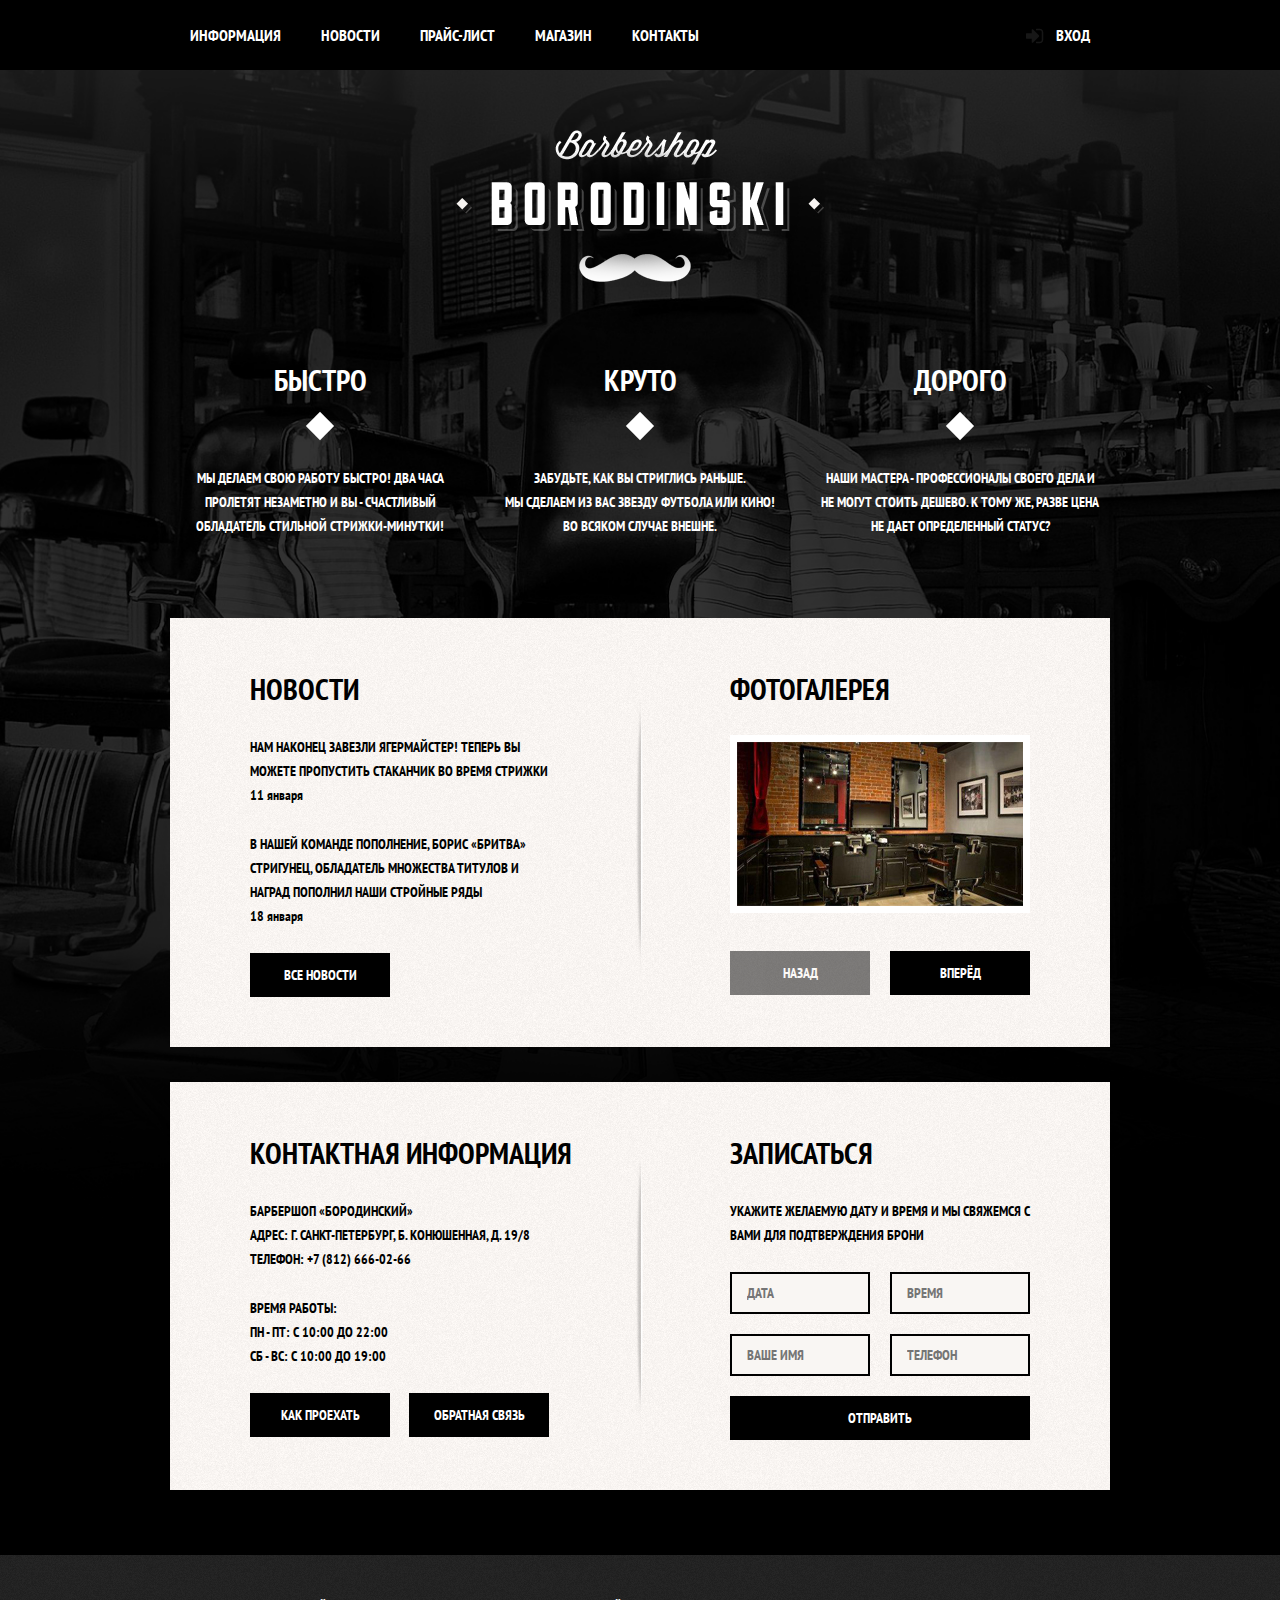
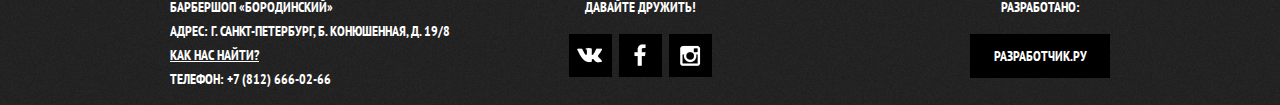
<file: boroda/index.html>
﻿<!DOCTYPE html>
<html lang="ru">
	<head>
		<meta charset="utf-8">
		<title>Барбершоп «Бородинский»</title>
		<link href="https://fonts.googleapis.com/css?family=PT+Sans+Narrow:400,700" rel="stylesheet">
		<link rel="stylesheet" href="css/normalize.css">
		<link rel="stylesheet" href="css/style.css">
	</head>
	<body>
		<header class="main-header">
			<div class="container clearfix">
				<nav class="main-navigation"> <!-- nav - блок, контейнер для основного содержания, основную навигацию, главное меню-->
					<ul>
						<li>
							<a href="#">Информация</a>
						</li>
						<li>
							<a href="#">Новости</a>
						</li>
						<li>
							<a href="price.html">Прайс-лист</a>
						</li>
						<li>
							<a href="#">Магазин</a>
						</li>
						<li>
							<a href="#">Контакты</a>
						</li>
					</ul>
				</nav>
				<div class="user-block">
					<a class="login" href="#">Вход</a>
				</div>
			</div>
		</header>
		<!-- main единственный класс container нужен для того, 
		чтобы сразу была центровка и не было необходимости делать ее еще раз. Дело в том, что класс
		container уже задан элементу div и этот класс нужен в том числе и для центровки-->
		<div class="container"> 
			<div class="index-logo">
			<!-- очень хорошая практика задавать ширину и высоту картинки для тега img, так как
			можно будет при необходимости еще раз задать их в css -->
				<img src="img/index-logo.png" width="368" height="204" alt="Барбершоп «Бородинский»">
			</div>
			<!-- сделано через section и div, но можно было сделать и через ul и li -->
			<section class="features clearfix">
				<div class="features-item">
					<b class="features-name">Быстро</b>
					<p>Мы делаем свою работу быстро! Два часа пролетят
						 незаметно и вы - счастливый обладатель стильной
						 стрижки-минутки!</p>
				</div>
				<div class="features-item">
					<b class="features-name">Круто</b>
					<p>Забудьте, как вы стриглись раньше. <br>Мы сделаем из
						 вас звезду футбола или кино! Во всяком случае
						 внешне.</p>
				</div>
				<div class="features-item">
					<b class="features-name">Дорого</b>
					<p>Наши мастера - профессионалы своего дела и не
					   могут стоить дешево. К тому же, разве цена не 
						 дает определенный статус?</p>
				</div>				
			</section>
			<div class="index-content clearfix">
			  <div class="index-content-left">
				<!-- h2, а не h1 из-за того, что здесь нет какого-либо заголовка, который
				можно было бы назвать наиважнейшим -->
					<h2 class="index-content-title">Новости</h2>
<!-- размечены списком потому, что это список новостей -->
					<ul class="news-preview">
						<li>
<!-- анонс новости это абзац(p), а сама новость это li -->
							<p>Нам наконец завезли Ягермайстер! Теперь вы
								 можете пропустить стаканчик во время стрижки</p> 
							<time datetime="2016-01-11">11 января</time>
						</li>
						<li>
							<p>В нашей команде пополнение, Борис
								 «Бритва» Стригунец, обладатель множества
								 титулов и наград пополнил наши стройные
								 ряды</p> 
							<time datetime="2016-01-18">18 января</time>
						</li>
					</ul>
					<a class="btn" href="#">Все новости</a>
				</div>
				<div class="index-content-right">
					<h2 class="index-content-title">Фотогалерея</h2>
					<div class="gallery">
						<figure class="gallery-content">
							<img src="img/photo-1.jpg" width="286" height="164"
								alt="">
						</figure>
						<button class="btn gallery-prev" type="button" disabled>Назад</button>
						<button class="btn gallery-next" type="button">Вперёд</button>						
					</div>
				</div>
			</div>	
			<div class="index-content clearfix">
				<div class="index-content-left">
					<h2 class="index-content-title">Контактная информация</h2>
					<p>
						Барбершоп «Бородинский»<br>
						Адрес: г. Санкт-Петербург, Б. Конюшенная, д. 19/8<br>
						Телефон: +7 (812) 666-02-66
					</p>
					<p>
						Время работы:<br>
						пн - пт: с 10:00 до 22:00<br>
						сб - вс: с 10:00 до 19:00
					</p>
					<a class="btn" href="#">Как проехать</a>
					<a class="btn" href="#">Обратная связь</a>
				</div>
				<div class="index-content-right">
					<h2 class="index-content-title">Записаться</h2>
					<p>Укажите желаемую дату и время и мы свяжемся с вами 
							 для подтверждения брони</p>
					<form class="appointment-form" action="https://echo.htmlacademy.ru"
						method="post">
						 <input type="text" name="date" value="" placeholder="Дата">	
						 <input type="text" name="time" value="" placeholder="Время">	
						 <input type="text" name="name" value="" placeholder="Ваше имя">	
						 <input type="tel" name="phone" value="" placeholder="Телефон">	
						<button class="btn" type="submit">Отправить</button>
					</form>
				</div>
			</div>
		</div>
		<footer class="main-footer">
			<div class="container clearfix">
				<section class="footer-contacts">
					<p>Барбершоп «Бородинский»<br>
						 Адрес: г. Санкт-Петербург, Б. Конюшенная, д. 19/8<br>
						 <a href="#">Как нас найти?</a><br>
						 Телефон: +7 (812) 666-02-66</p>
				</section>
				<section class="footer-social">
					<p>Давайте дружить!</p>
					<a class="social-btn social-btn-vk" href="#">Вконтакте</a>
					<a class="social-btn social-btn-fb" href="#">Фейсбук</a>
					<a class="social-btn social-btn-inst" href="#">Инстаграм</a>
				</section>
				<section class="footer-copyright">
					<p>Разработано:</p>
					<a class="btn" href="#">Разработчик.ру</a>
				</section>
			</div>
		</footer>
		<!-- modal - стандартное название для поп-апов
		но popup тоже вполне хорошо подходит -->
		<div class="modal-content">
		<!--тег button хорош тем, что к нему можно добавлять псевдоэлементы(before,after), в отличие от инпута, к которому нельзя.-->
			<button class="modal-content-close" type="button" title="Закрыть">
				Закрыть
			</button>
			<h2 class="modal-content-title">Личный кабинет</h2>
			<p>Введите свой логин и пароль.</p>
			<form class="login-form" action="#" method="post">
				<input class="icon-user" type="text" name="login" placeholder="Логин">
				<input class="icon-password" type="password" name="password" placeholder="Пароль">
				<!--Некоторые поля требуют подписи, как например этот чекбокс, такие поля необходимо
				связывать с их подписями при помощи тега label, тогда при щелчке по подписи чекбокс будет также активироваться, как и при нажатии на сам чекбокс-->
				<label class="login-checkbox">
					<input type="checkbox" name="remember">
					<span class="checkbox-indicator"></span>
					Запомните меня
				</label>
				<a href="#" class="restore">Я забыл пароль!</a>
				<button class="btn" type="submit">Войти</button>
			</form>
		</div>
		<div class="modal-content-map">
			<button class="modal-content-close" type="button" title="Закрыть">Закрыть</button>
			<div id="yandex-map"></div>
		</div>
		<div class="modal-overlay"></div>
		<script src="js/popup.js"></script>
	</body>
</html>
</file>
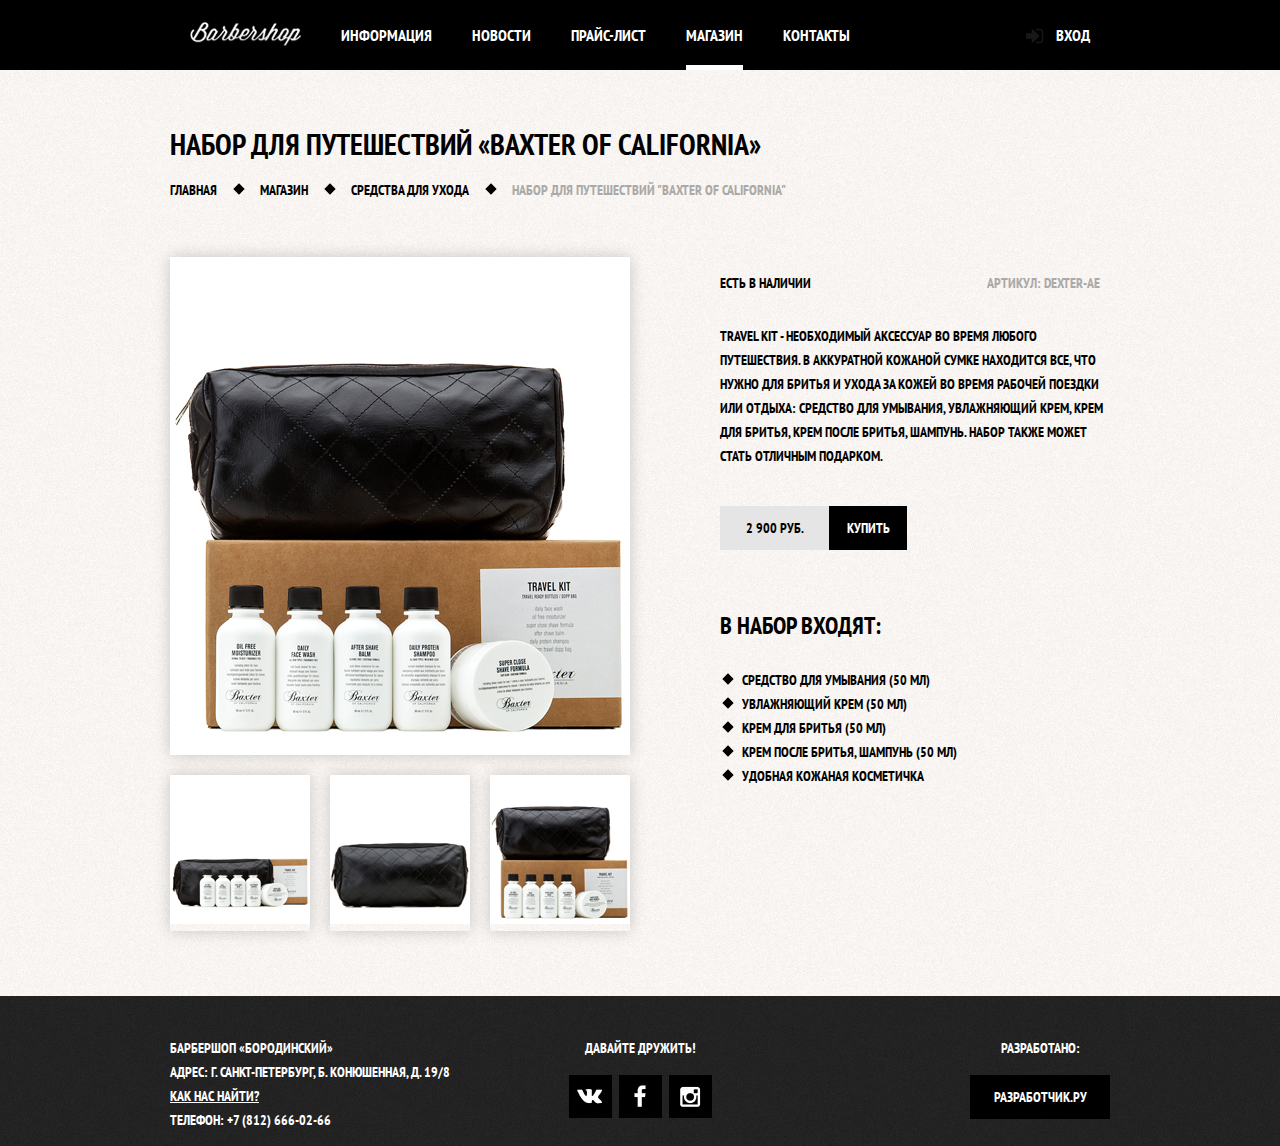
<file: boroda/item.html>
<!DOCTYPE html>
<html lang="ru">
	<head>
		<meta charset="utf-8">
		<title>Набор для путешествий «Baxter of California»</title>
		<link href="https://fonts.googleapis.com/css?family=PT+Sans+Narrow:400,700" rel="stylesheet">		
		<link rel="stylesheet" href="css/normalize.css">
		<link rel="stylesheet" href="css/style.css">
	</head>
	<body class="inner-page">
		<header class="main-header">
			<div class="container clearfix">
				<nav class="main-navigation"> <!-- nav - блок, контейнер для основного содержания, основную навигацию, главное меню-->
					<a href="index.html" class="logo-inner">
						<img src="img/inner-logo.png" width="111" height="24" alt="Барбершоп «Бородинский»">
					</a>
					<ul>
						<li>
							<a href="#">Информация</a>
						</li>
						<li>
							<a href="#">Новости</a>
						</li>
						<li>
							<a href="#">Прайс-лист</a>
						</li>
						<li class="active">
							<span>Магазин</span>
						</li>
						<li>
							<a href="#">Контакты</a>
						</li>
					</ul>
				</nav>
				<div class="user-block">
					<a class="login" href="#">Вход</a>
				</div>
			</div>
		</header>
		<div class="container clearfix">
			<div class="inner-page-title">
				<h1>Набор для путешествий «Baxter of California»</h1>
				<ul class="breadcrumbs">
					<li><a href="index.html">главная</a></li>
					<li><a href="#">магазин</a></li>
					<li><a href="#">средства для ухода</a></li>
					<li class="current">Набор для путешествий "Baxter of California"</li>
				</ul>
			</div>	
			<div class="images">
				<div class="image-active">
					<img src="img/goods1.jpg" width="460" height="498" alt="фото товара">
				</div>
				<div class="image-preview">
					<img src="img/goods2.jpg" width="140" height="149" alt="фото товара">
				</div>
				<div class="image-preview">
					<img src="img/goods3.jpg" width="140" height="149" alt="фото товара">
				</div>
				<div class="image-preview">
					<img src="img/goods4.jpg" width="140" height="149" alt="фото товара">
				</div>
			</div>
			<section class="item-description">
				<div class="item-details clearfix">
					<p class="available">Есть в наличии</p>
					<p class="code">Артикул: Dexter-AE</p>
				</div>
				<p>Travel KIT - необходимый аксессуар во время любого путешествия. В аккуратной кожаной сумке
					 находится все, что нужно для бритья и ухода за кожей во время рабочей поездки или 
					 отдыха: средство для умывания, увлажняющий крем, крем для бритья, крем после бритья, шампунь. 
					 Набор также может стать отличным подарком.</p>
				<div class="item-price">	 
					<span class="cost">2 900 руб.</span>
					<a class="btn buy" href="#">Купить</a>
				</div>
				<h2 class="description-more">В набор входят:</h2>
				<ul class="description-extra">
					<li>Средство для умывания (50 мл)</li>
					<li>Увлажняющий крем (50 мл)</li>
					<li>Крем для бритья (50 мл)</li>
					<li>Крем после бритья, шампунь (50 мл)</li>
					<li>Удобная кожаная косметичка</li>
				</ul>
			</section>
		</div>
		<footer class="main-footer clearfix">
			<div class="container">
				<section class="footer-contacts">
					<p>Барбершоп «Бородинский»<br>
						 Адрес: г. Санкт-Петербург, Б. Конюшенная, д. 19/8<br>
						 <a href="#">Как нас найти?</a><br>
						 Телефон: +7 (812) 666-02-66</p>
				</section>
				<section class="footer-social">
					<p>Давайте дружить!</p>
					<a class="social-btn social-btn-vk" href="#">Вконтакте</a>
					<a class="social-btn social-btn-fb" href="#">Фейсбук</a>
					<a class="social-btn social-btn-inst" href="#">Инстаграм</a>
				</section>
				<section class="footer-copyright">
					<p>Разработано:</p>
					<a class="btn" href="#">Разработчик.ру</a>
				</section>
			</div>
		</footer>		
	</body>
</html>
</file>
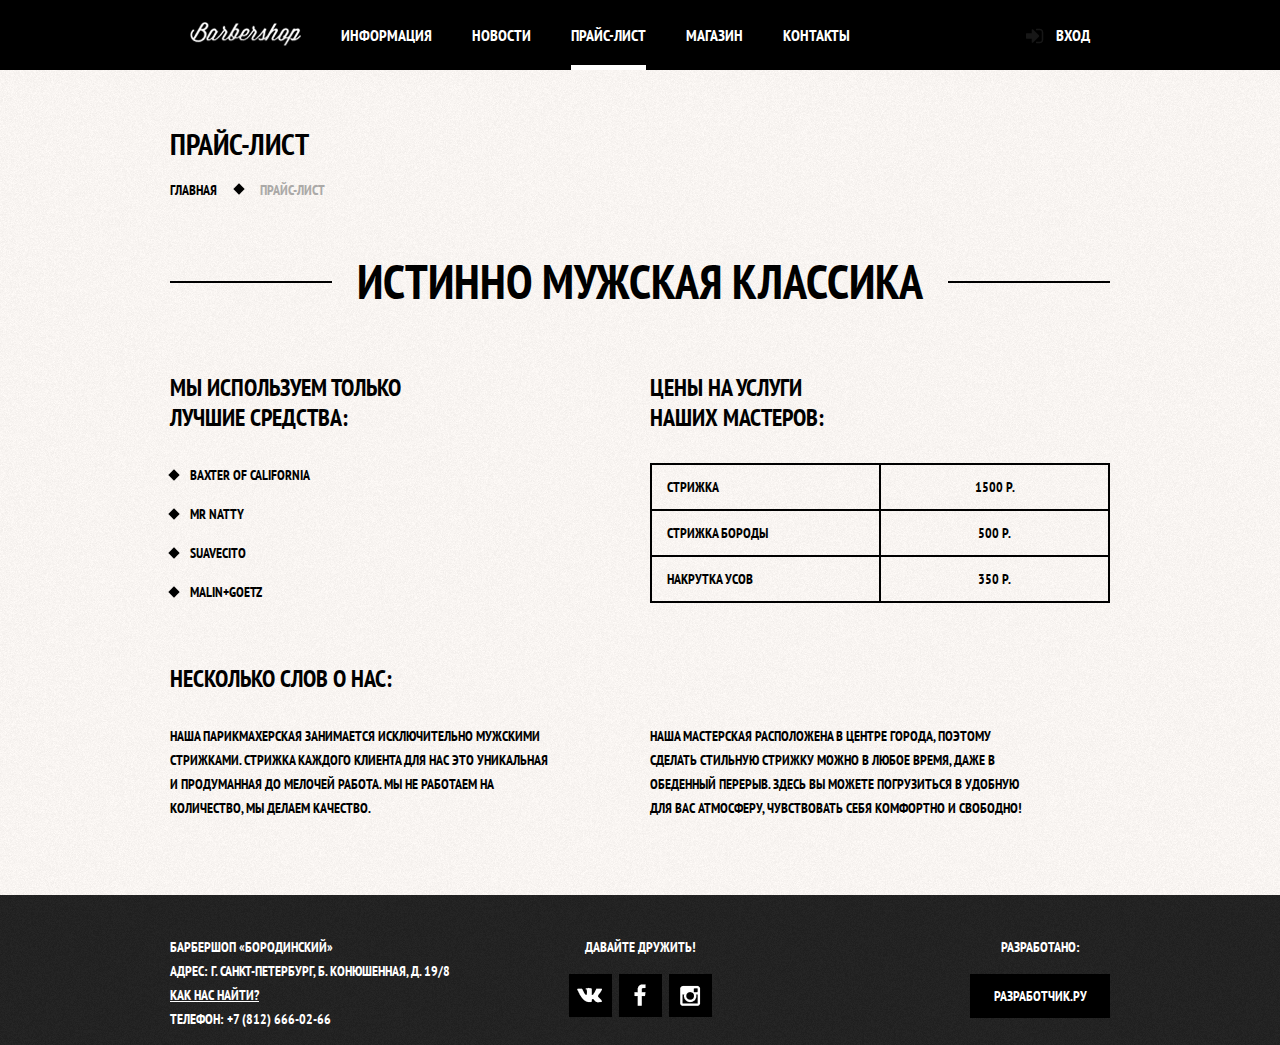
<file: boroda/price.html>
<!DOCTYPE html>
<html lang="ru">
	<head>
		<meta charset="utf-8">
		<title>Прайс-лист</title>
		<link rel="stylesheet" href="css/normalize.css">
		<link rel="stylesheet" href="css/style.css">
	</head>
	<body class="inner-page">
		<header class="main-header">
			<div class="container clearfix">
				<nav class="main-navigation"> <!-- nav - блок, контейнер для основного содержания, основную навигацию, главное меню-->
					<a href="index.html" class="logo-inner">
						<img src="img/inner-logo.png" width="111" height="24" alt="Барбершоп «Бородинский»">
					</a>
					<ul>
						<li>
							<a href="#">Информация</a>
						</li>
						<li>
							<a href="#">Новости</a>
						</li>
						<li class="active">
							<span>Прайс-лист</span>
						</li>
						<li>
							<a href="#">Магазин</a>
						</li>
						<li>
							<a href="#">Контакты</a>
						</li>
					</ul>
				</nav>
				<div class="user-block">
					<a class="login" href="#">Вход</a>
				</div>
			</div>
		</header>
		<div class="container">
			<div class="inner-page-title">
				<h1>Прайс-лист</h1>
				<ul class="breadcrumbs">
					<li><a href="index.html">главная</a></li>
					<li class="current">Прайс-лист</li>
				</ul>
			</div>
			<div class="inner-content">
				<div class="big-heading">
					<h2>Истинно мужская классика</h2>
				</div>
				<div class="inner-columns clearfix">
					<div class="inner-column-left">
						<h2>Мы используем только<br> лучшие средства:</h2>
						<ul class="custom-list-1">
							<li>baxter of california</li>
							<li>mr natty</li>
							<li>suavecito</li>
							<li>malin+goetz</li>
						</ul>
					</div>
					<div class="inner-column-right">
						<h2>Цены на услуги<br> наших мастеров:</h2>
						<table class="prices-table">
						  <tr>
						    <td>Стрижка</td>
						    <td>1500 Р.</td>
						  </tr>
						  <tr>
						    <td>Стрижка бороды</td>
						    <td>500 Р.</td>
						  </tr>
						  <tr>
						    <td>Накрутка усов</td>
						    <td>350 Р.</td>
						  </tr>
						</table>
					</div>
				</div>
				<div class="inner-columns clearfix">
					<h2>Несколько слов о нас:</h2>
					<div class="inner-column-left">
						<p class="short-text">наша парикмахерская занимается исключительно мужскими стрижками. стрижка каждого клиента для нас это уникальная и продуманная до мелочей работа. мы не работаем на количество, мы делаем качество.</p>
					</div>
					<div class="inner-column-right">
						<p class="short-text">наша мастерская расположена в центре города, поэтому сделать стильную стрижку можно в любое время, даже в обеденный перерыв. здесь вы можете погрузиться в удобную для вас атмосферу, чувствовать себя комфортно и свободно!</p>
					</div>
				</div>		
			</div>
		</div>
		<footer class="main-footer">
			<div class="container clearfix">
				<section class="footer-contacts">
					<p>Барбершоп «Бородинский»<br>
						 Адрес: г. Санкт-Петербург, Б. Конюшенная, д. 19/8<br>
						 <a href="#">Как нас найти?</a><br>
						 Телефон: +7 (812) 666-02-66</p>
				</section>
				<section class="footer-social">
					<p>Давайте дружить!</p>
					<a class="social-btn social-btn-vk" href="#">Вконтакте</a>
					<a class="social-btn social-btn-fb" href="#">Фейсбук</a>
					<a class="social-btn social-btn-inst" href="#">Инстаграм</a>
				</section>
				<section class="footer-copyright">
					<p>Разработано:</p>
					<a class="btn" href="#">Разработчик.ру</a>
				</section>
			</div>
		</footer>
	</body>
</html>
</file>
<file: boroda/css/style.css>
/*=====================    ШРИФТЫ    ===================*/
@font-face {
    font-family: 'PT_SansNarrowWebBold';
    src: url('..//fonts/PT_SansNarrowWebBold.eot');
    src: url('..//fonts/PT_SansNarrowWebBold.eot') format('embedded-opentype'),
         url('..//fonts/PT_SansNarrowWebBold.woff2') format('woff2'),
         url('..//fonts/PT_SansNarrowWebBold.woff') format('woff'),
         url('..//fonts/PT_SansNarrowWebBold.ttf') format('truetype'),
         url('..//fonts/PT_SansNarrowWebBold.svg#PT_SansNarrowWebBold') format('svg');
}

@font-face {
    font-family: 'PT_SansNarrowWebRegular';
    src: url('..//fonts/PT_SansNarrowWebRegular.eot');
    src: url('..//fonts/PT_SansNarrowWebRegular.eot') format('embedded-opentype'),
         url('..//fonts/PT_SansNarrowWebRegular.woff2') format('woff2'),
         url('..//fonts/PT_SansNarrowWebRegular.woff') format('woff'),
         url('..//fonts/PT_SansNarrowWebRegular.ttf') format('truetype'),
         url('..//f..//onts/PT_SansNarrowWebRegular.svg#PT_SansNarrowWebRegular') format('svg');
}
/*Для удобства можно упростить дальнейшее включение шрифтов
.bold {
	font-family: 'PT_SansNarrowWebBold';
}	
.reg {
	font-family: 'PT_SansNarrowWebRegular';
}
*/

/*===================== Остальное ======================*/

html,
body {
	min-width: 960px;
	font-weight: 700;
	font-size: 14px;
	line-height: 24px;
	font-family: "PT_SansNarrowWebBold", "Arial", sans-serif;
	text-transform: uppercase;
	background: #000000 url("../img/body-bg.png") no-repeat center top;
	color: #ffffff;
	/*bakcground-size: cover необходимо для того, чтобы фоновая картинка 
	растягивалась, если монитор пользователя имеет большее разрешение, чем 
	разрешение картинки, разные варианты написания для разных устаревших 
	браузеров*/
	-webkit-background-size: cover;
		 -moz-background-size: cover;
	     -o-background-size: cover;
	        background-size: cover;
}

/*Как защититься от дурака, когда дело касается, 
например, картинок товаров в интернет-магазине*/
.img {
	max-width: 100%;
	height: auto;
}
/*max-width: 100% - запрещает картинкам вылезать за границы
своего целевого блока, не происходит переполнения.
height: auto уменьшает картинку с сохранением пропорций
этот код можно вставлять в начало практически любых 
проектов.
*/


.clearfix::after {
	content: "";
	display: table;
	clear: both;
}

.container {
	width: 940px;
	padding: 0 10px;
	margin: 0 auto;
}

.main-header {
	margin-bottom: 60px;

	color: #ffffff;

	background-color: #000000;
}

.main-navigation {
	width: 780px;
	float: left;
}

.main-navigation ul {
	margin: 0;
	padding: 0;
	list-style: none;
	font-size: 0; /* убираем отступы между словами, но в li надо задать размер текста */
}

.main-navigation li {
	display: inline-block;
	vertical-align: top;
	font-size: 16px;
	line-height: 20px;
}

.main-navigation a {
	display: block; /* задается чтобы padding сработали, без этого они не будут работать */
	padding: 25px 20px;
	color: #ffffff;
	text-decoration: none;
}

.main-navigation a:hover {
	background: #242424;
}

.user-block {
	max-width: 140px;
	float: right;
}

.login {
	position: relative;

	display: inline-block;
	padding: 25px 20px;
	padding-left: 50px;

	font-size: 16px;
	line-height: 20px;
	color: #ffffff;
	text-decoration: none;
	vertical-align: top;
}

.login:hover {
	background-color: #242424;
}

.login::before {
	content: "";
	position: absolute;
	top: 28px;
	left: 20px;
	width: 18px;
	height: 16px;

	background: url("../img/spritesheet.png") no-repeat;
	background-position: -40px -40px;
	opacity: 0.3; /* для затемнения стрелки */
}

.login:hover::before {
	opacity: 1; /* при наведении стрелка светлеет */
}
 
.index-logo {
	height: 204px;
	width: 368px;
	margin: 0 auto;
	margin-bottom: 25px;
}

.index-logo img {
	width: 368px;
	height: 204px;
}

.features {
	margin-bottom: 80px;
}

.features-item {
	float: left;
	width: 300px;
	margin-right: 20px;
	text-align: center;
}

.features-item:last-child {
	margin-right: 0;
}

.features-name {
	position: relative; /*очень важно для того, чтобы нарисовать ромбы, иначе ромбы будут позиционироваться от боди*/
	display: block; /*по умолчанию тег b строчный, поэтому надо его превратить в блочный */
	font-size: 30px;
	line-height: 42px;
	margin-bottom: 30px; /*здесь сразу падинг и маргин нужны для того, чтобы положение ромба всегда было на одинаковом расстоянии от верхней и нижней надписей, даже если например в верхней надписи добавить строки*/
	padding-bottom: 35px; 
}	

.features-item p {
	margin: 10px;
	margin-bottom: 0;
}

.features-name::after { /*рисуем ромбики */
	content: "";
	position: absolute;
	bottom: 0;
	left: 50%;

	display: block;
	width: 20px;
	height: 20px;
	margin-left: -10px;

	background-color: #ffffff;
	transform: rotate(45deg);
}

.index-content {
	padding: 50px 80px;
	margin-bottom: 35px;
	color: #000000;
	background: url("../img/index-content-shadow.png") no-repeat center, 
	#f8f5f2 url("../img/pattern-white.jpg");
}

.index-content-left {
	float: left;
	width: 380px;
}

.index-content-right {
	float: right;
	width: 300px;
}

.index-content-title {
	margin: 0;
	margin-bottom: 25px;
	font-size: 30px;
	line-height: 42px;
}

.index-content p {
	margin: 0;
	margin-bottom: 25px;
}

.news-preview {
	margin: 0;
	padding: 0;
	padding-right: 70px; /*в видео почему-то поставили 35 */
	list-style: none;
}

.news-preview li {
	margin-bottom: 25px;
}

.news-preview p {
	margin-bottom: 0;
}

.news-preview time {
	text-transform: none;
	font-weight: 400;
}

.btn {
	display: inline-block; /*блок не подходит так как некоторые кнопки стоят на одной строке рядом друг с другом */
	margin-right: 16px;
	padding: 10px 0; /*в видео другой вариант: 
	padding: 10px 33px; 
	width не выставлен, все кнопки отличаются размерами по ширине*/
	width: 140px; 
	text-align: center;
	vertical-align: top;
	/*текстовые параметры не наследуются кнопками поэтому их надо прописать для кнопок еще раз*/
	font-weight: 700;
	font-size: 14px;
	line-height: 24px;
	font-family: "PT_SansNarrowWebBold", "Arial"
	, sans-serif;

	color: #ffffff;
	text-transform: uppercase;
	text-decoration: none;

	background-color: #000000;
	border: none;
	outline: none;
	cursor: pointer;
}

.btn:hover,
.btn:active {
	background-color: #663d15;
}

.btn.disabled,
.btn:disabled {
	cursor: default;
	opacity: 0.5;
}

.btn.disabled:hover,
.btn:disabled:hover {
	background-color: #000000;
}

.gallery {
	position: relative;
	height: 260px;
}

.gallery-content {
	height: 164px;
	margin: 0;

	/*рамка, а серый фон на случай если фото не загрузилось*/
	background-color: #cccccc;
	border: 7px solid #ffffff;
}

.gallery-content img {
	width: 286px;
	height: 164px;
}

.gallery .btn {
	position: absolute;
	bottom: 0;
	margin: 0;
}

.gallery-prev {
	left: 0;
}

.gallery-next {
	right: 0;
}

.appointment-form input {
	font-size: 14px;
	line-height: 24px;
	font-family: "PT_SansNarrowWebBold", "Arial",
	sans-serif;
	color: #000000;
	text-transform: uppercase;
	/*еще один вариант, как прописать характеристики текста, наследование от родителя
	font: inherit;
	color: inherit;
	text-transform: inherit;*/
	background-color: #f9f6f3;
	border: 2px solid #000000;
	outline: none;

	float: left;
	margin-right: 20px;
	margin-bottom: 20px;
	width: 106px;
	padding: 7px 15px;/*ширина общая ширина кнопки 140, паддинг 15 слева и справа это 30, плюс рамки слева и справа по 2 это 4, то есть вместе 34, поэтому ширина прописана 106, а не 140 */
}

.appointment-form input:focus {
	border: 2px solid #663d15;
}

.appointment-form input:nth-child(2n) {
	margin-right: 0;
}

.appointment-form .btn {
	clear: both;
	width: 100%;
}

.main-footer {
	margin-top: 65px;
	padding-top: 60px;
	padding-top: 40px;

	color: #ffffff;
	background: #252525 url("../img/pattern-black.jpg");
}

.footer-contacts {
	float: left;
	width: 320px;
	margin-right: 60px;
	margin-top: -14px;
}

.footer-contacts a {
	color: #ffffff;
}

.footer-contacts a:hover {
	text-decoration: none;
}

.footer-social {
	float: left;
	width: 180px;
	text-align: center;
}

.footer-copyright {
	float: right;
	max-width: 180px;
}

.footer-copyright p {
	margin: 0;
	margin-bottom: 15px;

	text-align: center;
}

.footer-copyright .btn {
	margin-right: 0;
}

.footer-copyright .btn:hover {
	color: #000000;
	background-color: #ffffff;
}

.footer-social p {
	margin: 0;
	margin-bottom: 15px;
}

.social-btn {
	display: inline-block;
	width: 43px;
	height: 43px;
	margin: 0 2px;

	/*прячем текст*/
	font-size: 0;
	vertical-align: top;
	text-decoration: none;

	background: #000000 url("../img/spritesheet.png") no-repeat center;
	
	/*эффект анимации*/
	transition: 
		background-position 0.5s,
		background-color 0.5s;
}

.social-btn:hover {
	background-color: #ffffff;
}

.social-btn-vk {
	background-position: -32px -529px;
}

.social-btn-fb {
	background-position: -25px -126px;
}

.social-btn-inst {
	background-position: -29px -329px;
}

.social-btn-vk:hover {
	background-position: -32px -625px;
}

.social-btn-fb:hover {
	background-position: -25px -228px;
}

.social-btn-inst:hover {
	background-position: -29px -430px;
}


/*---------------------------------------------------*/
/*Общие стили для контентых тегов, внутренних страниц*/

.inner-content {
	margin-bottom: 75px;
}

.inner-content h2 {
	/*при работе с текстом лучше задавать отступ сверху
	и снизу, при этом нижний отступ должен быть меньше
	это нужно для того, чтобы при добавлении текста
	потом было заметно к какому заголовку относится
	данный текст*/
	margin-top: 60px;
	margin-bottom: 30px;
	font-size: 24px;
	line-height: 30px;
}

.inner-content p {
	/*если в макете расстояние между абзацами не указано
	то стоит ставить маргин с размером равным высоте
	строки или размеру шрифта абзаца*/
	margin: 14px 0;
}

.inner-content table {
	border-collapse: collapse;
}

.inner-content td {
	padding: 10px 15px;
	border: 2px solid #000000;
}

/* ------------------- ITEM ------------------- */

.images {
	float: left;
	width: 460px;
	margin-right: 80px;
}

.image-active {
	margin-bottom: 20px;
	width: 460px;
	height: 498px;
	box-shadow: 0 0 15px rgba(0, 1, 1, 0.2);
}

.image-preview {
	float: left;
	margin-right: 20px;
	box-shadow: 0 0 15px rgba(0, 1, 1, 0.2);
}

.image-preview:last-child {
	margin-right: 0;
}

.item-description {
	width: 390px;
	float: right;
	margin-left: 10px;
}

.item-details {
	margin-bottom: 15px;
}

.available {
	float: left;
}
.code {
	float: right;
	color: #aba9a7;
	margin-right: 10px;
}

.item-price {
	margin-top: 38px;
	margin-bottom: 64px;
	font-size: 0; 
}

.description-more {
	font-size: 24px;
}

.description-extra {
	list-style-type: none;
	padding: 0;
	margin-top: 30px;
}

.description-extra li {
	position: relative;
	padding-left: 22px;
}

.description-extra li::before {
	content: "";
	position: absolute;
	top: 7px;
	left: 4px;

	width: 8px;
	height: 8px;
	background-color: #000000;
	-webkit-transform: rotate(45deg);
	-ms-transform: rotate(45deg);
	-o-transform: rotate(45deg);
	transform: rotate(45deg);
}

.cost {
	font-size: 14px;
	display: inline-block;
	padding: 10px 0;
	width: 109px;
	background-color: #e5e5e5;
	text-align: center;
  vertical-align: top;
}

.buy {
	width: 78px;
}


/* -------------- ПРАЙС ---------------- */

.inner-page {
	color: #000000;
	background: #f8f3f0 url("../img/pattern-white.jpg") repeat;
}

.inner-page .main-header {
	margin-bottom: 55px; 
}

.main-navigation .logo-inner {
	float: left;
	width: 111px;
	height: 20px;
	padding-top: 22px;
}

.main-navigation .logo-inner img {
	width: 111px;
	height: 24px;
}

.main-navigation .logo-inner:hover {
	background: none;
}

.main-navigation .active {
	position: relative;
	background-color: none;
}

.main-navigation .active a:hover {
	background: none;
}

.main-navigation .active::after {
	content: "";
	position: absolute;
	/*так как у элементов а стоит паддинг слева и справа
	 по 20px мы можем использовать это значение, чтобы
	 ужать подчеркивание ровно до размера элемента а,
	 то есть текста*/
	right: 20px;
	bottom: 0;
	left: 20px;

	height: 5px;

	background-color: #ffffff;
}

.main-navigation .active span {
	display: block;
	padding: 25px 20px;
}

.inner-page-title {
	margin-bottom: 55px;
}

.inner-page-title h1 {
	margin: 0;
	margin-bottom: 16px;
	padding: 0;

	font-size: 30px;
	line-height: 37px;
}

.breadcrumbs {
	margin: 0;
	padding: 0;
	list-style: none;
}

.breadcrumbs li {
	/*позиция релатив тут нужна так как внутри ли
	будет элемент с абсолютным позиционированием*/
	position: relative;
	display: inline;
	padding-right: 40px;
}

.breadcrumbs li::after {
	content: "";
	position: absolute;
	top: 4px;
	right: 14px;

	width: 8px;
	height: 8px;
	background-color: #000000;
	-webkit-transform: rotate(45deg);
	-ms-transform: rotate(45deg);
	-o-transform: rotate(45deg);
	transform: rotate(45deg);
}

.breadcrumbs a {
	color: #000000;
	text-decoration: none;
}

.breadcrumbs a:hover {
	text-decoration: underline;
}

.breadcrumbs .current {
	color: #aba9a7;
}

.breadcrumbs .current::after {
	display: none;
}



.big-heading {
	/*обертка для заголовка*/
	margin-top: 55px;
	margin-bottom: 65px;
	text-align: center;
}

.big-heading h2 {
	/*внутри обертки убираем отступы и добавляем паддинги
	здесь относительная позиция нужная для того, чтобы
	заголовок мог реагировать на z-index, без этого 
	линия будет накладываться поверх текста*/
	position: relative;
	/*inline нужен для того, чтобы h2 был строчным и
	ужимался под контент*/
	display: inline-block;
	margin: 0;
	padding: 0 25px;
	font-size: 48px;
	line-height: 48px;
	text-align: center;
	z-index: 2;

	background: #f8f3f0 url(../img/pattern-white.jpg) repeat;
}

.big-heading::after {
	/*создаем подчеркивание, которое и будет нужной 
	линией*/
	content: "";
	position: relative;
	top: -25px;
	z-index: 1;

	display: block;
	border-bottom: 2px solid #000000;
}

.custom-list-1 {
	margin: 14px 0;
	padding: 0;
	list-style: none;
}

.custom-list-1 li {
	position: relative;
	margin-bottom: 15px;
	padding-left: 20px;
}

.custom-list-1 li::before {
	content: '';
	position: absolute;
	top: 8px;
	left: 0;
	width: 8px;
	height: 8px;
	background-color: #000000;
	-webkit-transform: rotate(45deg);
	-ms-transform: rotate(45deg);
	-o-transform: rotate(45deg);
	transform: rotate(45deg);
}

.prices-table {
	width: 100%;
}

.prices-table td {
	width: 50%;
}

.prices-table td:last-child {
	text-align: center;
}

.inner-columns {
	/*маргин сверху и снизу как у h2, чтобы верти-
	кальный ритм не нарушался*/
	margin: 60px 0;
}

.inner-column-left,
.inner-column-right {
	width: 460px;
}

.inner-column-left {
	float: left;
}

.inner-column-right {
	float: right;
}

/*обнуление маргина в колонках необходимо потому, что
это флоатные элементы, а у флоатных элементов маргины
не схлопываются и вместо этого просто плюсуются, 
создавая огромные отступы сверху или снизу.*/
.inner-column-left *:first-child,
.inner-column-right *:first-child {
	/*каждый первый элемент внутри колонок*/
	margin-top: 0;
}

.inner-column-left *:last-child,
.inner-column-right *:last-child {
	/*каждый последний элемент внутри колонок*/
	margin-bottom: 0;
}

.short-text {
	padding-right: 80px;
}


/* ---------------- SHOP ----------------- */
.shop {
	margin-bottom: -13px;
}

.vendor-select input[type="checkbox"] {
	font-size: 14px;
	line-height: 24px;
	font-family: "PT_SansNarrowWebBold", "Arial",
	sans-serif;
	color: #000000;
	text-transform: uppercase;
}

.inner-content .vendors {
	margin-bottom: 26px;
}

.inner-content .goods-group {
	margin-top: 47px;
}

.vendor-select label {
	display: block;
	position: relative;
	margin-bottom: 13px;	
	padding-left: 44px;
	cursor: pointer;
	max-width: 20%;	
}

.vendor-select input[type="checkbox"] {
	display: none;
}

/*внутри лейбла и сразу после инпута*/
.vendor-checkbox input[type="checkbox"] + 
.checkbox-indicator {
	/*рисование кастомного чекбокса*/
	position: absolute;
	top: 2px;
	left: 0;

	width: 17px;
	height: 17px;

	border: 2px solid #000000;
}

.vendor-checkbox input[type="checkbox"]:checked + .checkbox-indicator::before,
.vendor-checkbox input[type="checkbox"]:checked + .checkbox-indicator::after {
	content: '';
	position: absolute;
	top: 8px;
	left: 1px;

	width: 15px;
	height: 2px;

	background-color: #000000;
}

.vendor-checkbox input[type="checkbox"]:checked + 
.checkbox-indicator::before {
	-webkit-transform: rotate(45deg);
	-ms-transform: rotate(45deg);
	-o-transform: rotate(45deg);
	transform: rotate(45deg);
}

.vendor-checkbox input[type="checkbox"]:checked + 
.checkbox-indicator::after {
	-webkit-transform: rotate(-45deg);
	-ms-transform: rotate(-45deg);
	-o-transform: rotate(-45deg);
	transform: rotate(-45deg);
}

/* ---------------- ПОП-АП --------------- */
.modal-content {
	position: fixed;
	top: 120px;
	left: 50%;
	z-index: 30;

	display: none;
	width: 300px;
	margin-left: -230px;
	padding: 50px 80px;

	color: #000000;
	background: #f8f3f0 url("../img/pattern-white.jpg");
	box-shadow: 0 30px 50px rgba(0, 0, 0, 0.7);
} 

.modal-content-map {
	display: none;
	position: fixed;
	top: 50%;
	left: 50%;
	margin-top: -280px;
	margin-left: -390px;
	z-index: 20;

	width: 766px;
	height: 561px;
	background: #e9e5dc url("../img/map.png");
	border: 7px solid white;
	box-shadow: 0 30px 50px rgba(0, 0, 0, 0.7);
}

.modal-overlay {
	display: none;
	position: fixed;
	top: 0;
	left: 0;
	/*важно правильно выставить z-index, чтобы оверлей
	не перекрывал сам поп-ап.*/
	z-index: 10;

	width: 100%;
	height: 100%;

	background: rgba(0, 0, 0, 0.5);
}

.modal-content-close {

	position: absolute;
	top: 0;
	right: -34px;

	width: 22px;
	height: 22px;
	font-size: 0;

	background-color: transparent;
	border: 0;
	outline: 0;
	cursor: pointer;
}

.modal-content-close::before,
.modal-content-close::after {
	content: '';
	position: absolute;
	top: 10px;
	left: 2px;

	width: 19px;
	height: 3px;
	background-color: #d0d0d0;
	border-radius: 1px;
}

.modal-content-close::before {
	-webkit-transform: rotate(45deg);
	-ms-transform: rotate(45deg);
	-o-transform: rotate(45deg);
	transform: rotate(45deg);
}

.modal-content-close::after {
	-webkit-transform: rotate(-45deg);
	-ms-transform: rotate(-45deg);
	-o-transform: rotate(-45deg);
	transform: rotate(-45deg);
}

.modal-content h2 {
	margin: 0;
	margin-bottom: 20px;

	font-size: 30px;
	line-height: 42px;
}

.modal-content p {
	margin: 0;
	margin-bottom: 14px;
}

.modal-content .login-form {
	margin-top: 30px;
	margin-bottom: 10px;
}

.login-form input[type="text"],
.login-form input[type="password"] {
	/*общая длинна поля 300px. задаем ширину 236,
	внутренние отступы слева - 20, справа - 40, плюс
	размер рамок 2, если сложить все вместе, то будут
	необходимые 300px*/
	width: 236px;
	margin: 0;
	margin-bottom: 10px;
	padding: 10px 20px;
	/*отступ справа нужен под картинку*/
	padding-right: 40px;

	font-size: 14px;
	line-height: 24px;
	font-family: "PT_SansNarrowWebBold", "Arial",
	sans-serif;
	color: #000000;
	text-transform: uppercase;

	background-color: #f9f6f3;
	border: 2px solid #000000;
	outline: none;
}

.login-form input:focus {
	border-color: #663d15;
}

.login-form input.icon-user {
	background-image: url("../img/spritesheet1.png");
	background-repeat: no-repeat;
	background-position: 114% -25px;
}

.login-form input.icon-password {
	background-image: url("../img/spritesheet1.png");
	background-repeat: no-repeat;
	background-position: 114% -122px;
}

.login-form .restore {
	float: right;
	color: #000000; 
}

.login-form .btn {
	width: 100%;
	margin-top: 15px;
}

/*прячем настоящий чекбокс*/
.login-checkbox input[type="checkbox"] {
	display: none; 
}

/*делаем отступ для будущего кастомного чекбокса*/
.login-checkbox {
	position: relative;
	padding-left: 30px;
	cursor: pointer;
}

.login-checkbox:hover {
	color: #663d15;
}

/*внутри лейбла и сразу после инпута*/
.login-checkbox input[type="checkbox"] + 
.checkbox-indicator {
	/*рисование кастомного чекбокса*/
	position: absolute;
	top: -2px;
	left: 0;

	width: 17px;
	height: 17px;

	border: 2px solid #000000;
}

.login-checkbox input[type="checkbox"]:checked + .checkbox-indicator::before,
.login-checkbox input[type="checkbox"]:checked + .checkbox-indicator::after {
	content: '';
	position: absolute;
	top: 8px;
	left: 1px;

	width: 15px;
	height: 2px;

	background-color: #000000;
}

.login-checkbox input[type="checkbox"]:checked + 
.checkbox-indicator::before {
	-webkit-transform: rotate(45deg);
	-ms-transform: rotate(45deg);
	-o-transform: rotate(45deg);
	transform: rotate(45deg);
}

.login-checkbox input[type="checkbox"]:checked + 
.checkbox-indicator::after {
	-webkit-transform: rotate(-45deg);
	-ms-transform: rotate(-45deg);
	-o-transform: rotate(-45deg);
	transform: rotate(-45deg);
}

@keyframes bounce {
	0% { transform: translateY(-2000px); }
	70% { transform: translateY(30px); }
	90% { transform: translateY(-10px); }
	100% { transform: translateY(0); }
}

@keyframes shake {
	0%, 100% { transform: translateX(0); }
	10%, 30%, 50%, 70%, 90% { transform: translateX(-10px); }
	20%, 40%, 60%, 80% { transform: translateX(10px); }
}

.modal-content-show {
	display: block;
	animation: bounce 0.6s;
}

.modal-error {
	animation: shake 0.6s;
}
</file>
